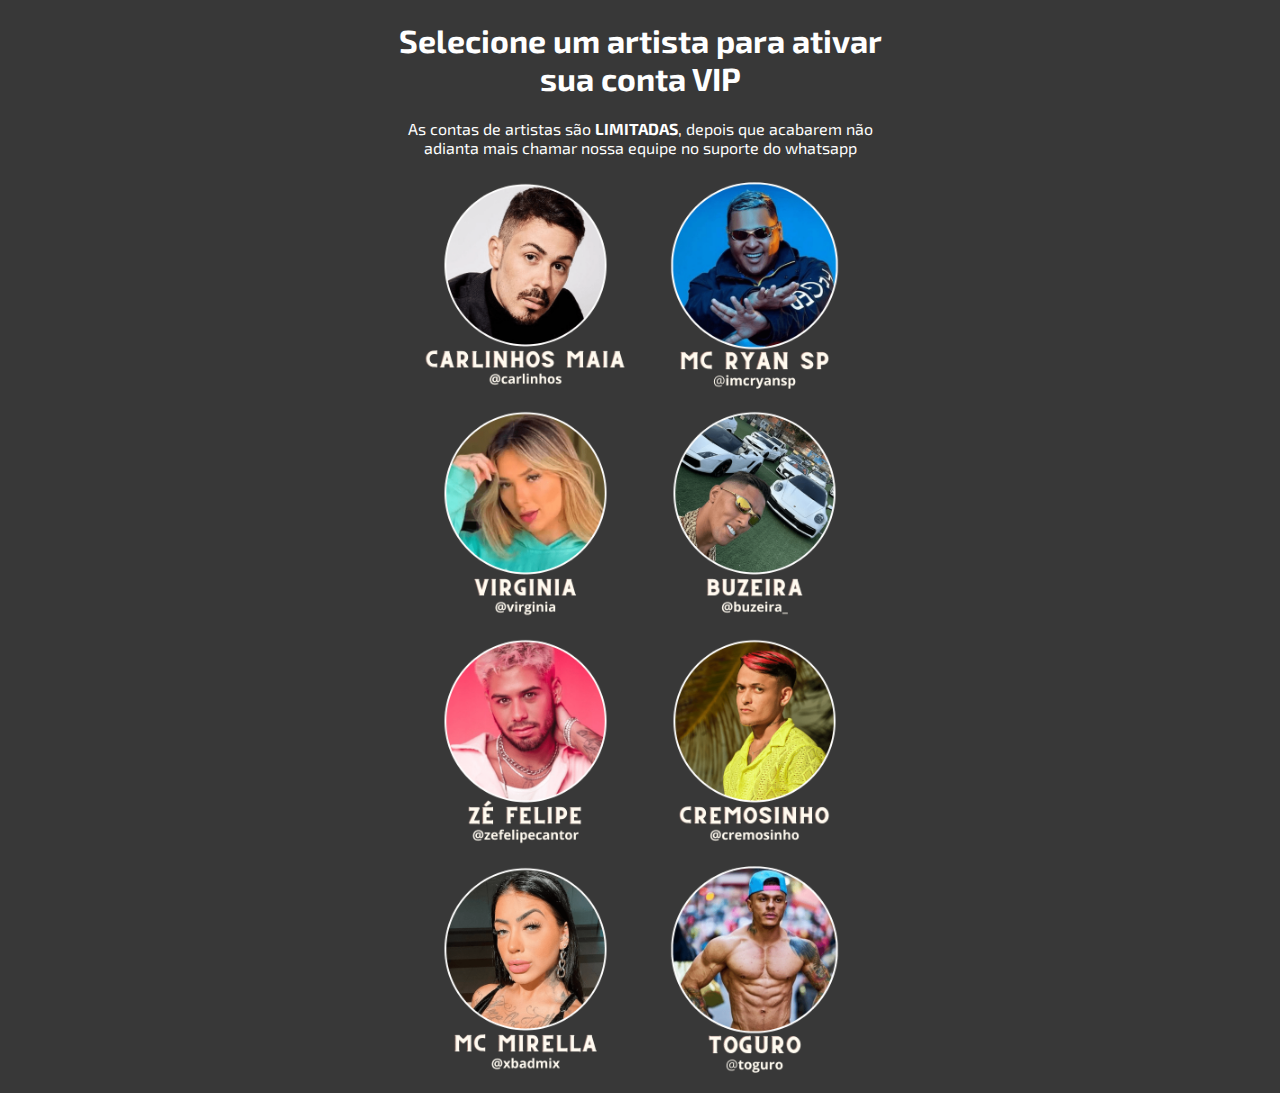
<file: index.html>
<!DOCTYPE html>
<html>
<head>
	<meta charset="utf-8">
	<meta name="viewport" content="width=device-width, initial-scale=1">
	<title>Conta de Artistas</title>

	<script>
!function(f,b,e,v,n,t,s)
{if(f.fbq)return;n=f.fbq=function(){n.callMethod?
n.callMethod.apply(n,arguments):n.queue.push(arguments)};
if(!f._fbq)f._fbq=n;n.push=n;n.loaded=!0;n.version='2.0';
n.queue=[];t=b.createElement(e);t.async=!0;
t.src=v;s=b.getElementsByTagName(e)[0];
s.parentNode.insertBefore(t,s)}(window, document,'script',
'https://connect.facebook.net/en_US/fbevents.js');
fbq('init', '452955857181208');
fbq('track', 'PageView');
</script>
<noscript><img height="1" width="1" style="display:none"
src="https://www.facebook.com/tr?id=452955857181208&ev=PageView&noscript=1"/>
</noscript>

<script>
!function(e,t){"object"==typeof exports&&"object"==typeof module?module.exports=t():"function"==typeof define&&define.amd?define([],t):"object"==typeof exports?exports.install=t():e.install=t()}(window,(function(){return function(e){var t={};function n(o){if(t[o])return t[o].exports;var r=t[o]={i:o,l:!1,exports:{}};return e[o].call(r.exports,r,r.exports,n),r.l=!0,r.exports}return n.m=e,n.c=t,n.d=function(e,t,o){n.o(e,t)||Object.defineProperty(e,t,{enumerable:!0,get:o})},n.r=function(e){"undefined"!=typeof Symbol&&Symbol.toStringTag&&Object.defineProperty(e,Symbol.toStringTag,{value:"Module"}),Object.defineProperty(e,"__esModule",{value:!0})},n.t=function(e,t){if(1&t&&(e=n(e)),8&t)return e;if(4&t&&"object"==typeof e&&e&&e.__esModule)return e;var o=Object.create(null);if(n.r(o),Object.defineProperty(o,"default",{enumerable:!0,value:e}),2&t&&"string"!=typeof e)for(var r in e)n.d(o,r,function(t){return e[t]}.bind(null,r));return o},n.n=function(e){var t=e&&e.__esModule?function(){return e.default}:function(){return e};return n.d(t,"a",t),t},n.o=function(e,t){return Object.prototype.hasOwnProperty.call(e,t)},n.p="",n(n.s=0)}([function(e,t,n){"use strict";var o=this&&this.__spreadArray||function(e,t,n){if(n||2===arguments.length)for(var o,r=0,i=t.length;r<i;r++)!o&&r in t||(o||(o=Array.prototype.slice.call(t,0,r)),o[r]=t[r]);return e.concat(o||Array.prototype.slice.call(t))};Object.defineProperty(t,"__esModule",{value:!0});var r=function(e,t,n){var o,i=e.createElement("script");i.type="text/javascript",i.async=!0,i.src=t,n&&(i.onerror=function(){r(e,n)});var a=e.getElementsByTagName("script")[0];null===(o=a.parentNode)||void 0===o||o.insertBefore(i,a)};!function(e,t,n){e.KwaiAnalyticsObject=n;var i=e[n]=e[n]||[];i.methods=["page","track","identify","instances","debug","on","off","once","ready","alias","group","enableCookie","disableCookie"];var a=function(e,t){e[t]=function(){for(var n=[],r=0;r<arguments.length;r++)n[r]=arguments[r];var i=o([t],n,!0);e.push(i)}};i.methods.forEach((function(e){a(i,e)})),i.instance=function(e){var t,n=(null===(t=i._i)||void 0===t?void 0:t[e])||[];return i.methods.forEach((function(e){a(n,e)})),n},i.load=function(e,o){var a="https://s1.kwai.net/kos/s101/nlav11187/pixel/events.js";i._i=i._i||{},i._i[e]=[],i._i[e]._u=a,i._t=i._t||{},i._t[e]=+new Date,i._o=i._o||{},i._o[e]=o||{};var c="?sdkid=".concat(e,"&lib=").concat(n);r(t,a+c,"https://s16-11187.ap4r.com/kos/s101/nlav11187/pixel/events.js"+c)}}(window,document,"kwaiq")}])}));
</script>
<script>
kwaiq.load('245172233667651');
kwaiq.page();
</script>

	<link href="https://fonts.googleapis.com/css2?family=Exo+2:wght@400;700&display=swap" rel="stylesheet">
	<style type="text/css">
		body {
			background: #383838;
			font-family: 'Exo 2', Sans-serif;
			color: #fff;
		}

		img {
			display: inline-block;
			width: 45%;
			border-radius: 20px;
		}

		.coluna {
			width: 100%;
			margin: auto;
		}

		a {
			cursor: pointer;
		}

		img:hover {
			background-color: green;
		}
	</style>
</head>
<body>
	<div style="max-width: 500px; margin: auto; text-align: center;">
		<h1>Selecione um artista para ativar sua conta VIP</h1>
		<p>As contas de artistas são <b>LIMITADAS</b>, depois que acabarem não adianta mais chamar nossa equipe no suporte do whatsapp</p>
		<div class="coluna">
			<a onclick="redirect()"><img src="carlinhos.png"></a>
			<a onclick="redirect()"><img src="rian.png"></a>
		</div>
		<div class="coluna">
			<a onclick="redirect()"><img src="virginia.png"></a>
			<a onclick="redirect()"><img src="buzeira.png"></a>
		</div>
		<div class="coluna">
			<a onclick="redirect()"><img src="zefelipe.png"></a>
			<a onclick="redirect()"><img src="cremosinho.png"></a>
		</div>
		<div class="coluna">
			<a onclick="redirect()"><img src="mirella.png"></a>
			<a onclick="redirect()"><img src="toguro.png"></a>
		</div>
	</div>

	<script type="text/javascript">
	function redirect() {
	    window.location.href = "pagina/index.html";
	}
	</script>
</body>
</html>
</file>
